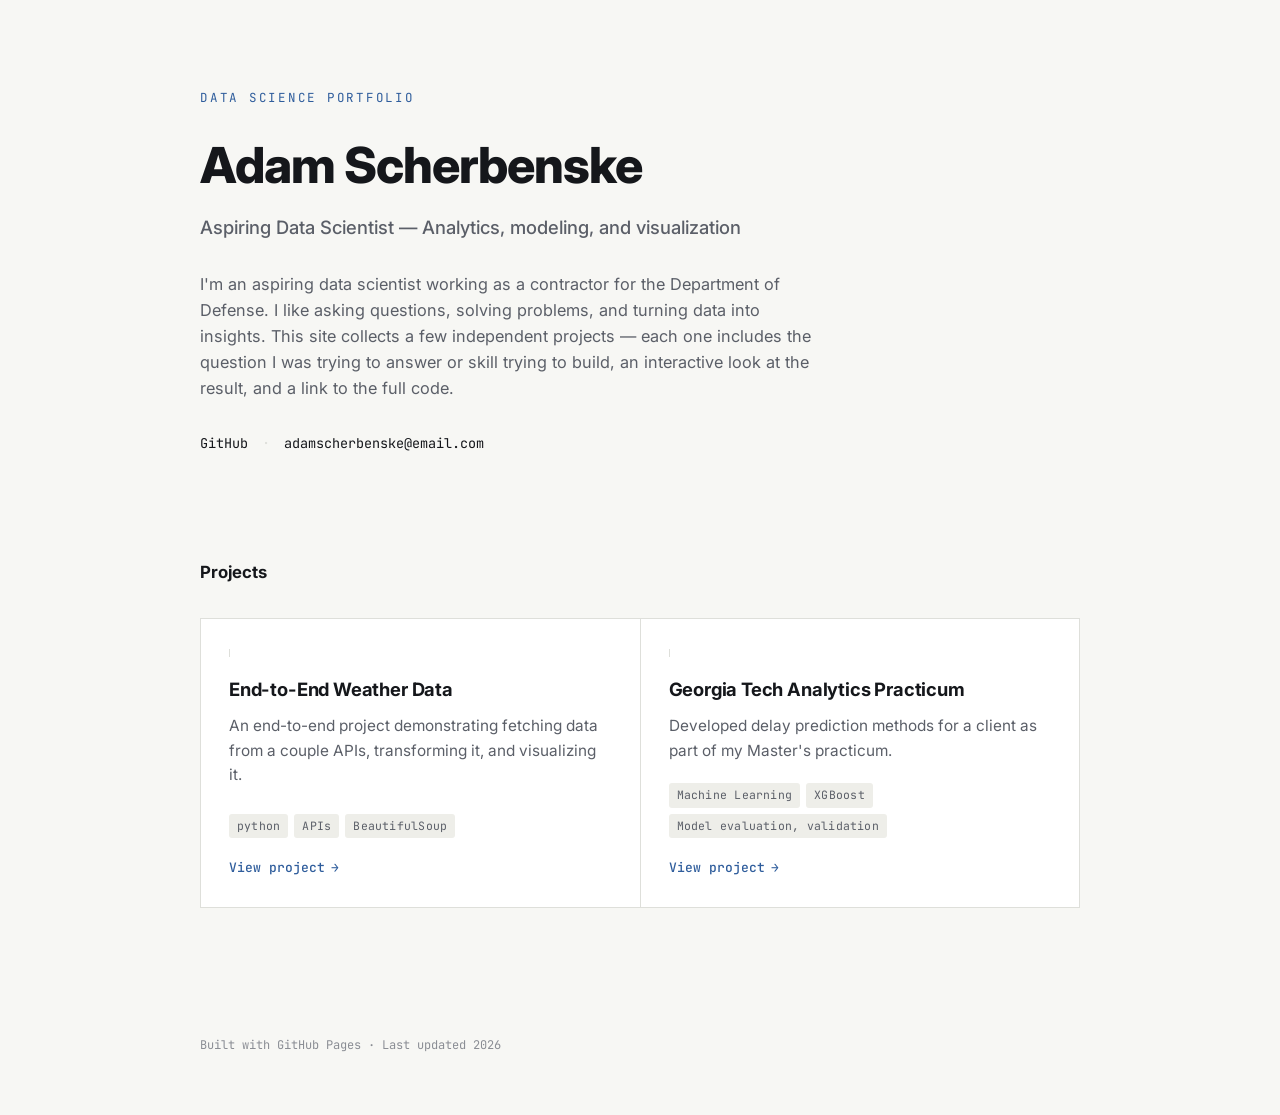
<file: index.html>
<!DOCTYPE html>
<html lang="en">
<head>
  <meta charset="UTF-8">
  <meta name="viewport" content="width=device-width, initial-scale=1.0">
  <title>Adam Scherbenske — Data Science Portfolio</title>
  <meta name="description" content="Data science portfolio of Your Name — projects in analysis, modeling, and interactive visualization.">
  <link rel="stylesheet" href="assets/css/style.css">
</head>
<body>

  <header class="site-header wrap">
    <span class="eyebrow">Data Science Portfolio</span>
    <h1>Adam Scherbenske</h1>
    <p class="role-line">Aspiring Data Scientist — Analytics, modeling, and visualization</p>
    <p class="bio">
      I'm an aspiring data scientist working as a contractor for the Department of Defense. I like asking questions,
      solving problems, and turning data into insights. This site collects a few independent projects — each one
      includes the question I was trying to answer or skill trying to build, an interactive look at
      the result, and a link to the full code.
    </p>
    <div class="contact-row">
      <a href="https://github.com/ascherbenske" target="_blank" rel="noopener">GitHub</a>
      <span class="sep">·</span>
      <!-- <a href="https://linkedin.com/in/yourusername" target="_blank" rel="noopener">LinkedIn</a>
      <span class="sep">·</span> -->
      <a href="mailto:adamscherbenske@email.com">adamscherbenske@email.com</a>
      <!-- <span class="sep">·</span> -->
      <!-- <a href="assets/resume.pdf" target="_blank" rel="noopener">Resume</a> -->
    </div>
  </header>

  <!-- <hr class="axis-rule wrap"> -->

  <main class="projects-section wrap">
    <div class="section-heading">
      <h2>Projects</h2>
      <!-- <span class="section-count">02 shown</span> -->
    </div>

    <div class="project-grid">

      <article class="project-card">
        <div class="tick"></div>
        <h3><a href="projects/weather-api-getting/">End-to-End Weather Data</a></h3>
        <p>
          An end-to-end project demonstrating fetching data from a couple APIs, transforming it,
          and visualizing it.
        </p>
        <div class="tag-row">
          <span class="tag">python</span>
          <span class="tag">APIs</span>
          <span class="tag">BeautifulSoup</span>
        </div>
        <a class="project-link" href="projects/weather-api-getting/">
          View project <span class="arrow">→</span>
        </a>
      </article>

      <article class="project-card">
        <div class="tick"></div>
        <h3><a href="projects/practicum/">Georgia Tech Analytics Practicum</a></h3>
        <p>
          Developed delay prediction methods for a client as part of my Master's practicum.
        </p>
        <div class="tag-row">
          <span class="tag">Machine Learning</span>
          <span class="tag">XGBoost</span>
          <span class="tag">Model evaluation, validation</span>
        </div>
        <a class="project-link" href="projects/weather-api-getting/">
          View project <span class="arrow">→</span>
        </a>
      </article>
    </div>
  </main>

  <footer class="site-footer wrap">
    Built with GitHub Pages · Last updated 2026
  </footer>

</body>
</html>
</file>
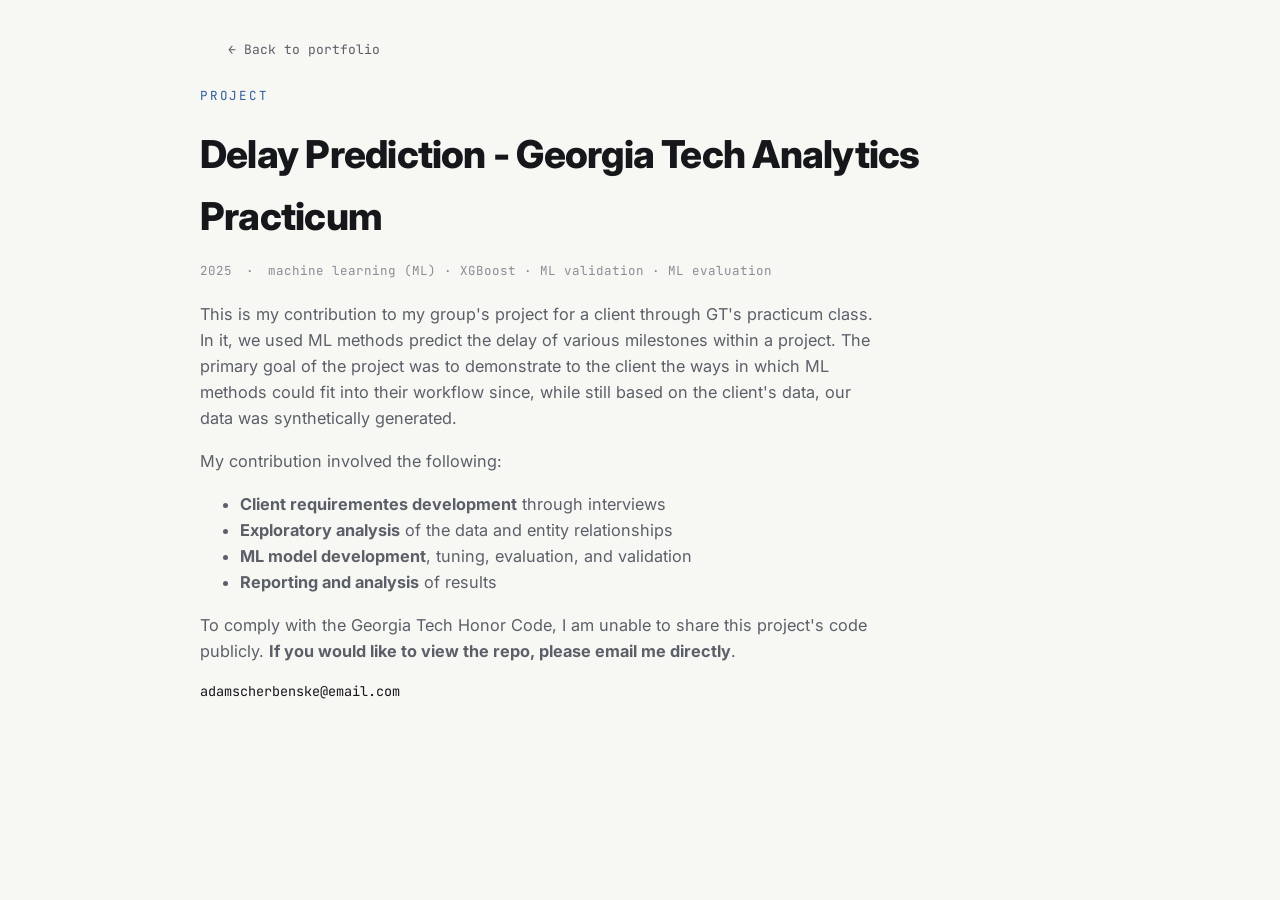
<file: projects/practicum/index.html>
<!DOCTYPE html>
<html lang="en">
<head>
  <meta charset="UTF-8">
  <meta name="viewport" content="width=device-width, initial-scale=1.0">
  <title>Delay Prediction - GT Practicum</title>
  <link rel="stylesheet" href="../../assets/css/style.css">
</head>
<body>

  <div class="wrap">
    <a class="back-link" href="../../index.html">&larr; Back to portfolio</a>
  </div>

  <section class="project-header wrap">
    <span class="eyebrow">Project</span>
    <h1>Delay Prediction - Georgia Tech Analytics Practicum</h1>
    <div class="meta-row">
      <span>2025</span>
      <span>·</span>
      <span>machine learning (ML) · XGBoost · ML validation · ML evaluation</span>
    </div>
    <p class="project-description">
      This is my contribution to my group's project for a client through GT's practicum class. In it,
      we used ML methods predict the delay of various milestones within a project. The primary goal 
      of the project was to demonstrate to the client the ways in which ML methods could fit into their workflow since,
      while still based on the client's data, our data was synthetically generated.  
    </p>
    <p class="project-description">
      My contribution involved the following:
    </p>
    <ul>
      <li class="project-description"><b>Client requirementes development</b> through interviews</li>
      <li class="project-description"><b>Exploratory analysis</b> of the data and entity relationships</li>
      <li class="project-description"><b>ML model development</b>, tuning, evaluation, and validation</li>
      <li class="project-description"><b>Reporting and analysis</b> of results</li>
    </ul>
    <p class="project-description">
      To comply with the Georgia Tech Honor Code, I am unable to share this project's code publicly. 
      <b>If you would like to view the repo, please email me directly</b>.
    </p>
    <div class="contact-row">
      <a href="mailto:adamscherbenske@email.com">adamscherbenske@email.com</a>
    </div>
  </section>
</body>
</html>
</file>
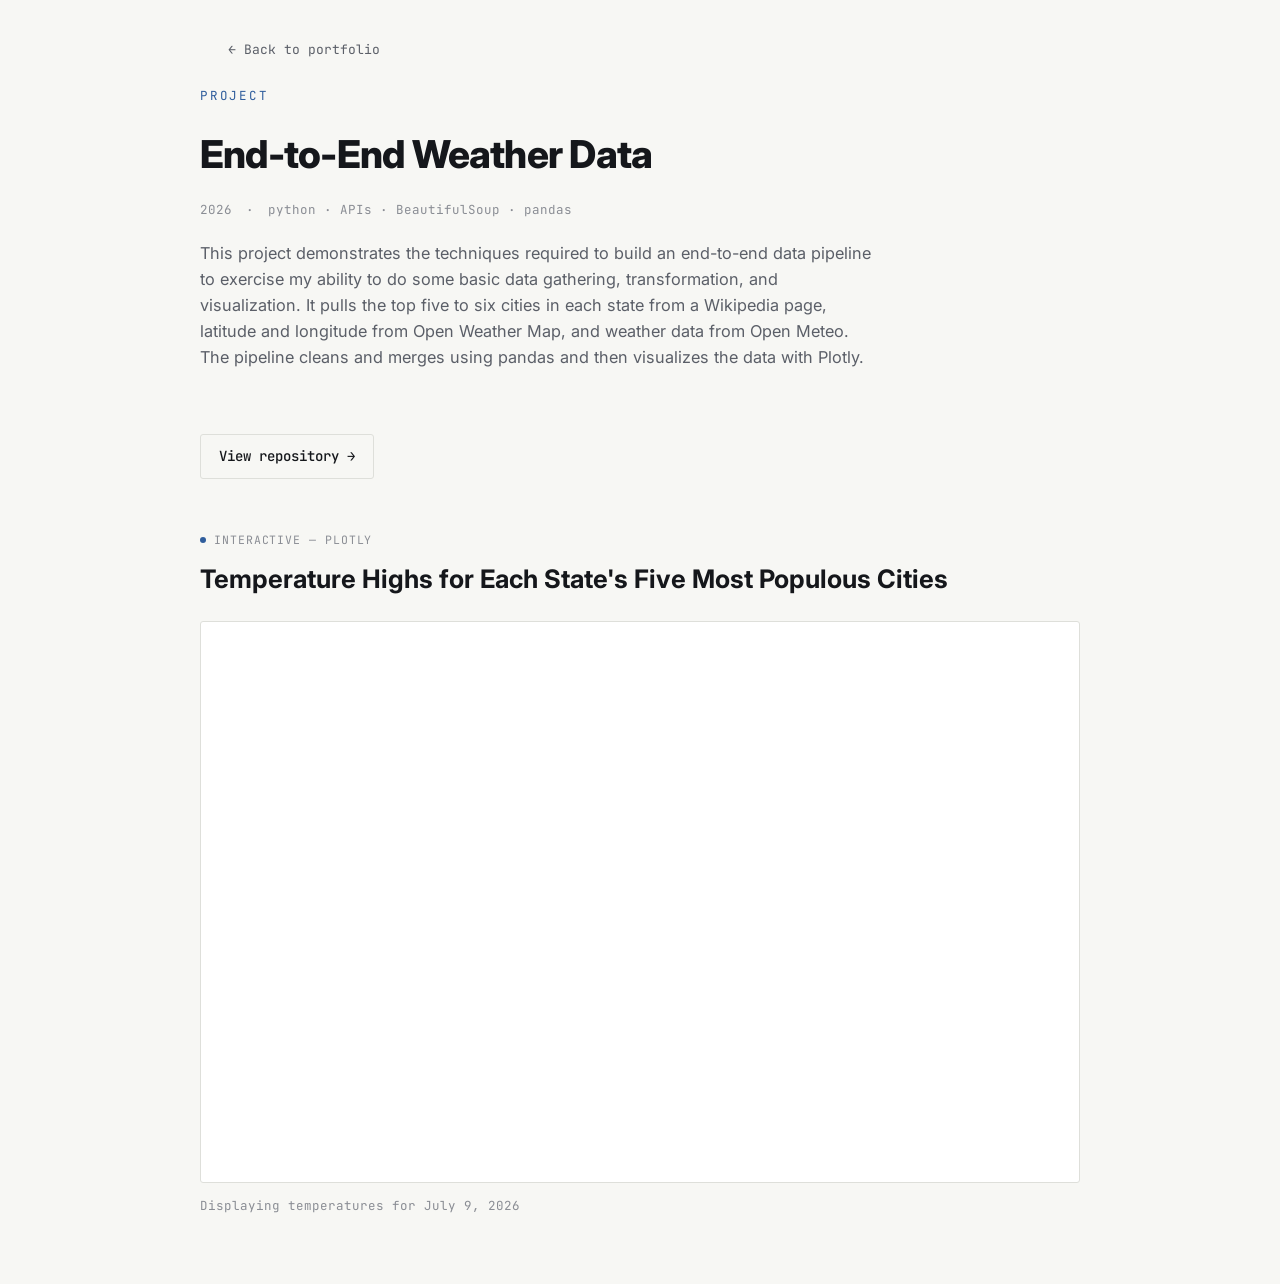
<file: projects/weather-api-getting/index.html>
<!DOCTYPE html>
<html lang="en">
<head>
  <meta charset="UTF-8">
  <meta name="viewport" content="width=device-width, initial-scale=1.0">
  <title>End-to-End Weather Data — Adam Scherbenske</title>
  <link rel="stylesheet" href="../../assets/css/style.css">
</head>
<body>

  <div class="wrap">
    <a class="back-link" href="../../index.html">&larr; Back to portfolio</a>
  </div>

  <section class="project-header wrap">
    <span class="eyebrow">Project</span>
    <h1>End-to-End Weather Data</h1>
    <div class="meta-row">
      <span>2026</span>
      <span>·</span>
      <span>python · APIs · BeautifulSoup · pandas</span>
    </div>
    <p class="project-description">
      This project demonstrates the techniques required to build an end-to-end data pipeline to 
      exercise my ability to do some basic data gathering, transformation, and visualization. 
      It pulls the top five to six cities in each state from a Wikipedia page, latitude and longitude
      from Open Weather Map, and weather data from Open Meteo. The pipeline cleans and merges using pandas 
      and then visualizes the data with Plotly. 
    </p>
  </section>

  <!-- <hr class="axis-rule wrap"> -->
  <div class="repo-link-row wrap">
    <a class="repo-link" href="https://github.com/ascherbenske/weather-analysis" target="_blank" rel="noopener">
      View repository <span class="arrow">→</span>
    </a>
  </div>

  <section class="viz-section wrap">
    <div class="viz-frame-label">
      <span class="dot"></span> Interactive — plotly
    </div>
    <h2 class="viz-header">Temperature Highs for Each State's Five Most Populous Cities</h2>
    <div class="viz-frame">
      <iframe src="plot.html" loading="lazy" title="Project One interactive chart"></iframe>
    </div>
    <p class="meta-row">Displaying temperatures for July 9, 2026</p>
  </section>
</body>
</html>
</file>
<file: assets/css/style.css>
/* ==========================================================================
   Portfolio stylesheet
   Type: Inter (body/display) + JetBrains Mono (labels, meta, tags)
   Signature: axis-tick rule — a hairline with small perpendicular ticks,
   used as a section divider (a quiet nod to a chart's x-axis baseline).
   ========================================================================== */

@import url('https://fonts.googleapis.com/css2?family=Inter:wght@400;500;600;700;800&family=JetBrains+Mono:wght@400;500;600&display=swap');

:root {
  --paper: #F7F7F4;
  --paper-raised: #FFFFFF;
  --ink: #15171B;
  --ink-soft: #5B5F68;
  --ink-faint: #8A8D94;
  --line: #DEDFDA;
  --accent: #2F5D9C;      /* muted cobalt — primary */
  --accent-warm: #C97A2E; /* amber — secondary / hover */
  --code-bg: #EEEEE9;

  --font-display: 'Inter', -apple-system, BlinkMacSystemFont, sans-serif;
  --font-mono: 'JetBrains Mono', ui-monospace, SFMono-Regular, Menlo, monospace;

  --max-width: 880px;
  --radius: 3px;
}

* { box-sizing: border-box; }

html {
  scroll-behavior: smooth;
}

body {
  margin: 0;
  background: var(--paper);
  color: var(--ink);
  font-family: var(--font-display);
  font-size: 17px;
  line-height: 1.6;
  -webkit-font-smoothing: antialiased;
}

a {
  color: var(--accent);
  text-decoration: none;
}
a:hover { color: var(--accent-warm); }
a:focus-visible,
button:focus-visible {
  outline: 2px solid var(--accent);
  outline-offset: 3px;
}

.wrap {
  max-width: var(--max-width);
  margin: 0 auto;
  padding: 0 28px;
}

/* -------------------------------------------------------------------------
   Signature element: axis-tick divider
   A hairline rule with short ticks descending at intervals, like the
   baseline of a chart's x-axis. Used to separate major sections.
   ------------------------------------------------------------------------- */
.axis-rule {
  border: 0;
  height: 9px;
  margin: 0;
  background-image:
    linear-gradient(var(--line), var(--line));
  background-repeat: repeat-x;
  background-size: 1px 9px;
  background-position: 0 0;
  position: relative;
}
.axis-rule {
  background-image:
    repeating-linear-gradient(
      to right,
      var(--line) 0,
      var(--line) 1px,
      transparent 1px,
      transparent 32px
    ),
    linear-gradient(var(--line), var(--line));
  background-size: auto 9px, 100% 1px;
  background-position: 0 0, 0 0;
  background-repeat: repeat-x, no-repeat;
}

/* -------------------------------------------------------------------------
   Header / landing hero
   ------------------------------------------------------------------------- */
.site-header {
  padding: 88px 0 48px;
}

.eyebrow {
  display: block;
  font-family: var(--font-mono);
  font-size: 12.5px;
  letter-spacing: 0.14em;
  text-transform: uppercase;
  color: var(--accent);
  margin-bottom: 18px;
}

.site-header h1 {
  font-size: clamp(2.2rem, 4vw, 3.1rem);
  font-weight: 800;
  letter-spacing: -0.02em;
  margin: 0 0 8px;
  color: var(--ink);
}

.role-line {
  font-size: 1.15rem;
  color: var(--ink-soft);
  margin: 0 0 28px;
  font-weight: 500;
}

.bio {
  max-width: 62ch;
  color: var(--ink-soft);
  margin: 0 0 32px;
  font-size: 1.02rem;
}

.contact-row {
  display: flex;
  flex-wrap: wrap;
  gap: 6px 14px;
  font-family: var(--font-mono);
  font-size: 13.5px;
  color: var(--ink-faint);
  align-items: center;
}
.contact-row a { color: var(--ink); }
.contact-row a:hover { color: var(--accent-warm); }
.contact-row .sep { color: var(--line); }

/* -------------------------------------------------------------------------
   Projects section
   ------------------------------------------------------------------------- */
.projects-section {
  padding: 56px 0 96px;
}

.section-heading {
  display: flex;
  align-items: baseline;
  justify-content: space-between;
  margin-bottom: 32px;
}

.section-heading h2 {
  font-size: 1.05rem;
  font-weight: 700;
  margin: 0;
}

.section-count {
  font-family: var(--font-mono);
  font-size: 12.5px;
  color: var(--ink-faint);
}

.project-grid {
  display: grid;
  grid-template-columns: repeat(2, 1fr);
  gap: 1px;
  background: var(--line);
  border: 1px solid var(--line);
}

.project-card {
  background: var(--paper-raised);
  padding: 30px 28px 28px;
  display: flex;
  flex-direction: column;
  transition: background 0.15s ease;
}

.project-card:hover {
  background: #FBFAF7;
}

.project-card .tick {
  width: 22px;
  height: 8px;
  border-left: 1px solid var(--line);
  margin-bottom: 18px;
}

.project-card h3 {
  font-size: 1.15rem;
  font-weight: 700;
  margin: 0 0 10px;
  letter-spacing: -0.01em;
}

.project-card h3 a { color: var(--ink); }
.project-card h3 a:hover { color: var(--accent); }

.project-card p {
  color: var(--ink-soft);
  font-size: 0.96rem;
  margin: 0 0 20px;
  flex-grow: 1;
}

.tag-row {
  display: flex;
  flex-wrap: wrap;
  gap: 6px;
  margin-bottom: 20px;
}

.tag {
  font-family: var(--font-mono);
  font-size: 11.5px;
  letter-spacing: 0.02em;
  color: var(--ink-soft);
  background: var(--code-bg);
  padding: 3px 8px;
  border-radius: var(--radius);
}

.project-link {
  font-family: var(--font-mono);
  font-size: 13px;
  font-weight: 500;
  color: var(--accent);
  display: inline-flex;
  align-items: center;
  gap: 6px;
}
.project-link:hover { color: var(--accent-warm); }
.project-link .arrow { transition: transform 0.15s ease; }
.project-link:hover .arrow { transform: translateX(3px); }

/* -------------------------------------------------------------------------
   Footer
   ------------------------------------------------------------------------- */
.site-footer {
  padding: 32px 0 60px;
  font-family: var(--font-mono);
  font-size: 12px;
  color: var(--ink-faint);
}

/* -------------------------------------------------------------------------
   Project detail page
   ------------------------------------------------------------------------- */
.back-link {
  display: inline-flex;
  align-items: center;
  gap: 6px;
  font-family: var(--font-mono);
  font-size: 13px;
  color: var(--ink-soft);
  margin: 40px 0 0;
}
.back-link:hover { color: var(--accent-warm); }

.project-header {
  padding: 24px 0 40px;
}

.project-header h1 {
  font-size: clamp(1.8rem, 3.4vw, 2.4rem);
  font-weight: 800;
  letter-spacing: -0.02em;
  margin: 14px 0 14px;
}

.meta-row {
  font-family: var(--font-mono);
  font-size: 12.5px;
  color: var(--ink-faint);
  margin-bottom: 20px;
  display: flex;
  gap: 14px;
  flex-wrap: wrap;
}

.project-description {
  max-width: 68ch;
  color: var(--ink-soft);
  font-size: 1.02rem;
}

.viz-section {
  padding: 12px 0 48px;
}

.viz-frame-label {
  font-family: var(--font-mono);
  font-size: 11.5px;
  letter-spacing: 0.08em;
  text-transform: uppercase;
  color: var(--ink-faint);
  margin-bottom: 10px;
  display: flex;
  align-items: center;
  gap: 8px;
}

.viz-header {
  margin-top: 0%;
}

.viz-frame-label .dot {
  width: 6px;
  height: 6px;
  border-radius: 50%;
  background: var(--accent);
}

.viz-frame {
  border: 1px solid var(--line);
  background: var(--paper-raised);
  border-radius: var(--radius);
  overflow: hidden;
}

.viz-frame iframe {
  display: block;
  width: 100%;
  height: 560px;
  border: none;
}

.repo-link-row {
  padding: 8px 0px 40px;
}

.repo-link {
  font-family: var(--font-mono);
  font-size: 14px;
  font-weight: 500;
  color: var(--ink);
  border: 1px solid var(--line);
  padding: 10px 18px;
  border-radius: var(--radius);
  display: inline-flex;
  align-items: center;
  gap: 8px;
}
.repo-link:hover {
  border-color: var(--accent-warm);
  color: var(--accent-warm);
}

/* -------------------------------------------------------------------------
   Responsive
   ------------------------------------------------------------------------- */
@media (max-width: 680px) {
  .site-header { padding: 56px 0 36px; }
  .project-grid { grid-template-columns: 1fr; }
  .viz-frame iframe { height: 420px; }
  .section-heading { flex-direction: column; align-items: flex-start; gap: 6px; }
}

@media (prefers-reduced-motion: reduce) {
  * { transition: none !important; scroll-behavior: auto !important; }
}
</file>
